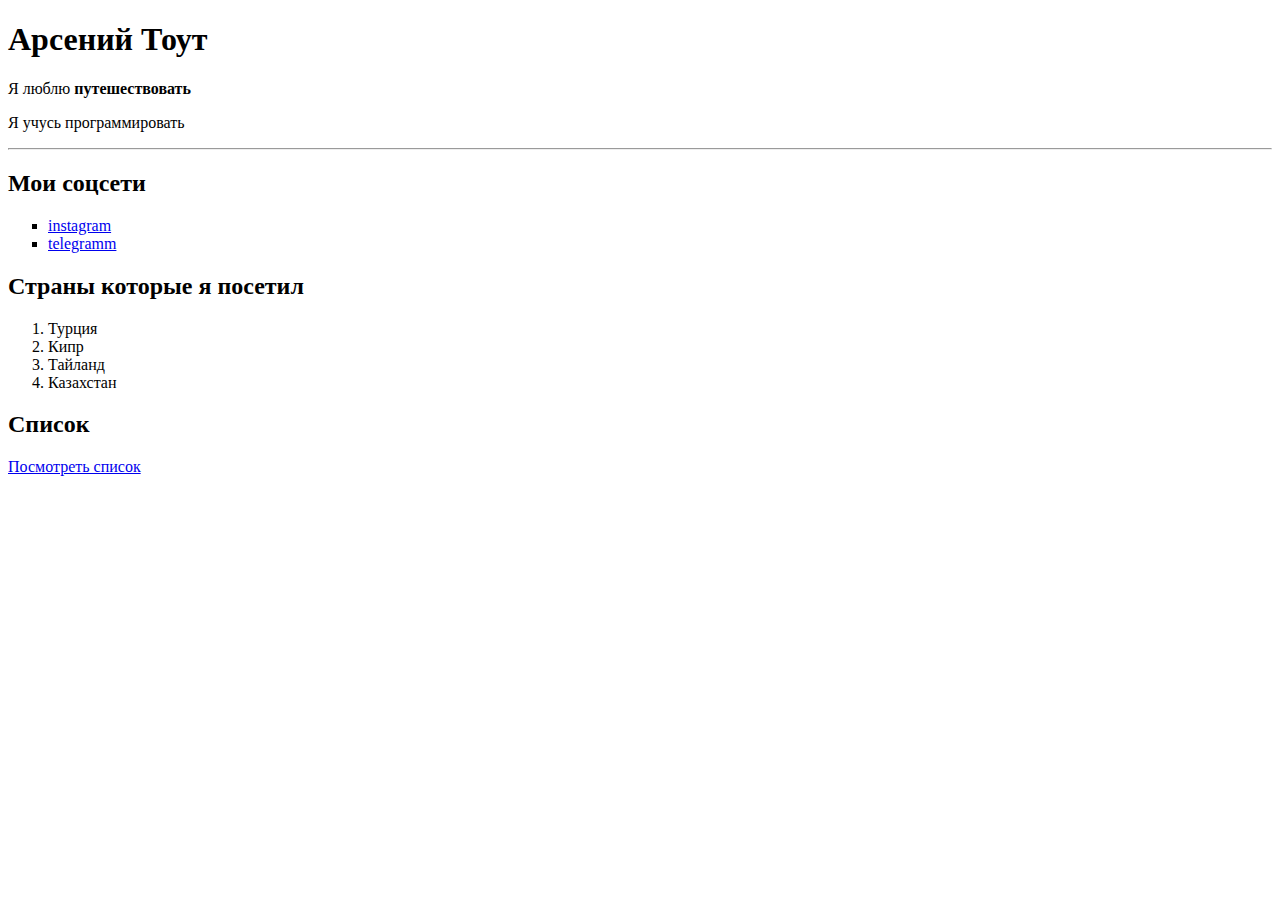
<file: HTML/index.html>
<!DOCTYPE html>
<html>
<head>
  <meta charset="UTF-8">
  <title>Arsene</title>
</head>
<body>
  <h1> Арсений Тоут</h1>
  <p>Я люблю <strong>путешествовать</strong>  </p>
  <p>Я учусь программировать </p>

  <hr>

  <h2>Мои соцсети</h2>
  <ul type="square">
  <li><a href="https://instagram.com/" target="_blank" > instagram </a></li>
  <li><a href="https://telegramm.com/" target="_blank" >telegramm </a></li>
  </ul>

  <h2>Страны которые я посетил</h2>
  <ol>
    <li>Турция</li>
    <li>Кипр</li>
    <li>Тайланд</li>
    <li>Казахстан</li>
  </ol>

  <h2>Список</h2>
    <a href="список.html"> Посмотреть список</a>
  
</body>
</html>
</file>
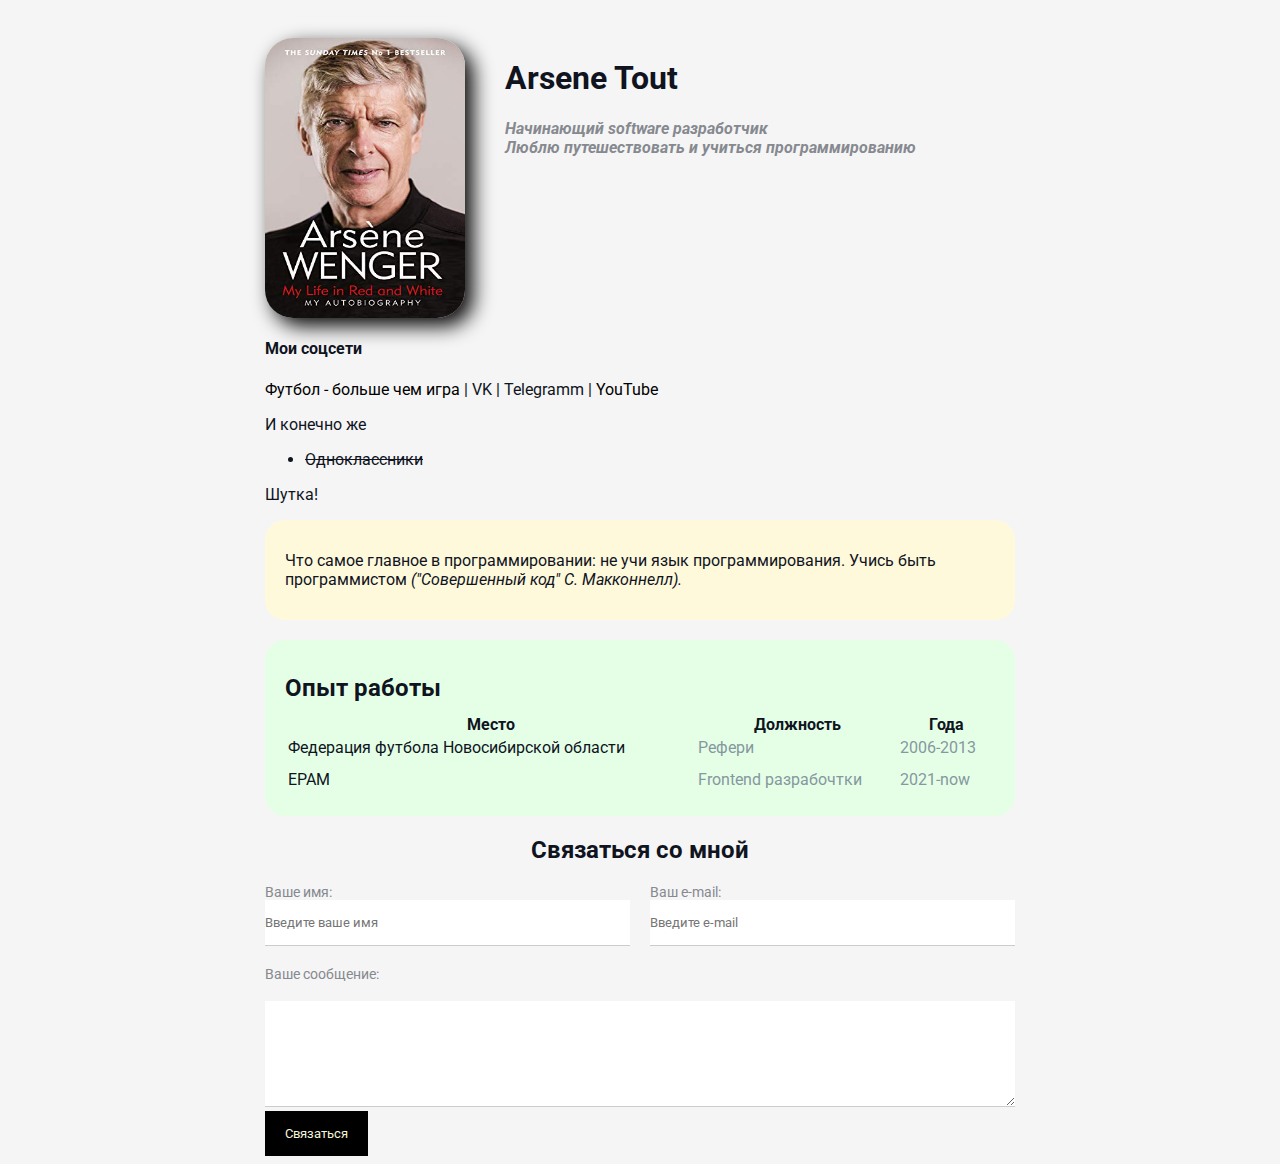
<file: indexnew.html>
<!DOCTYPE html>
<html lang="en">
<head>
  <meta charset="UTF-8">
  <title>HTML5 training</title>
  <link rel="stylesheet" href="styles.css">
</head>
<body>
<div class="container">
<div class="info">
        <img src="ars.jpg" width="200" height="280" alt="Фотка Arsene" class="ava">
        <div class="info-text">
        <h1>Arsene Tout</h1> 
        <p>Начинающий software разработчик </p>
        <p> Люблю путешествовать и учиться программированию </p>
        </div>
</div>
  <h4>Мои соцсети</h4>
    <a href="https://www.instagram.com/433/?hl=ru" target="_blank" title="Instagramm">Футбол - больше чем игра</a> |
    VK |
    Telegramm |
    <a href="https://www.youtube.com/watch?v=M5QY2_8704o" target="_blank"
        title="Музыка для программирования">YouTube</a>

  <p>И конечно же</p>
  <ul>
    <li><del>Одноклассники</del></li>
  </ul>
  <p>Шутка!</p>

  <div class="card bg-yellow">
  <p> Что самое главное в программировании: не учи язык программирования. Учись быть программистом <em>("Совершенный код" С. Макконнелл).</em></p>
  </div>



  <div class="card bg-green">
  <h2>Опыт работы</h2>
  <table class="table">
  <tr>
      <th>Место</th>
      <th>Должность</th>
      <th>Года</th>
  </tr>
    <tr>
      <td>Федерация футбола Новосибирской области</td>
      <td>Рефери</td>
      <td>2006-2013</td>
    </tr>
    <tr>
      <td>EPAM</td>
      <td>Frontend разрабочтки</td>
      <td>2021-now</td>
    </tr>
  </table>
  </div>

<div class="contact">
<h2>Связаться со мной</h2>
 <form action="/">
   <div class="row">
   <div class="form-group">
   <label for="name">Ваше имя:</label>
   <input type="text" id="name"
   placeholder="Введите ваше имя">
  </div>

  <div class="form-group">
      <label for="email">Ваш e-mail:</label>
      <input type="email" id="email" 
      placeholder="Введите e-mail">
      </div>
</div>
    <div class="form-group">
    <label for="text">Ваше сообщение:</label>
    <br>
    <textarea name="text" id="text" cols="15" rows="5"></textarea>
    </div>

    <input class="btn" type="Submit" value="Связаться">

      <!-- <div class="box-model">
  <div></div>
  <div></div>
  <div></div>
  <div></div>

      </div>
  
<div class="margin-bottom: 500px">
</div> -->

 </form>
</div>
<div class="postion">
  <div class="box">
  </div>
</div>
</div>
</body>
</html>
</file>
<file: styles.css>
@import url('https://fonts.googleapis.com/css2?family=Roboto:wght@400;500;700&display=swap');

/* *{
  padding: 0;
  margin: 0;
} */

body {
  background-color: whitesmoke;
  color: #0f141e;

  font-size: 16px;
  font-weight: normal;
  font-family: 'Roboto', sans-serif;

  /* font-family: Cambria, Cochin, Georgia, Times, 'Times New Roman', serif; */

}
 a{
   color: black;
   text-decoration: none;
 }

 a:hover{
   text-decoration: underline;
 }

 a:active{
   color: blue ;
 }

 a:visited{
   color: burlywood;
 }


.ava {
width: 200px;
border-radius: 28px;
box-shadow: 8px 8px 20px rgb(8, 6, 6);
}

.info{
  margin-bottom: 20px;
  display: flex;
}

@media (max-width: 700px) {
  .info{
    text-align: center;
    display: block;
  }
}

.info-text{
  margin-left: 40px;
}

.info-text h4{
  margin-bottom: 10px;
}

.info p {
color: #86898f;
margin: 0;
font-style: italic;
font-weight: bold;
text-decoration: none;
/* text-transform: lowercase; */
/* letter-spacing: 5px; */
/* word-spacing: 42px; */
}

.container{
  padding-top: 30px;
  max-width: 750px;
  margin: auto;

}

/* .social {
  background: green;
  /* padding: 15px; */
  /* padding: 15px 40px; */
  /* padding: 15px 20px 25px 30px;
  padding-top: 15px;
  padding-left: 30px;
  padding-bottom: 25px;
  padding-right: 20px;
  margin: 20px;

  border: 5px solid #3a3131;
  border-bottom-style: dotted ;
  border-top-width: 15px ;
  border-right-color: blue; */
/* } */ 

/* .box-model div{
  float: left;
  background: black;
  height: 200;
  width: 25px ;
  border: 4px solid red;
  box-sizing: border-box;

} */

.bg-yellow{
background: #fff9dc;
}
.bg-green{
background: #e5ffe7;
}
.bg-red{
background: #ffe5e5;
}

.card{
  padding: 15px 20px;
  margin-bottom: 20px;
  border-radius: 20px;

}
.card h2{
  margin-bottom: 10px;
}

.table {
  width: 100%;

}


.table td{
padding-bottom: 10px;
}

.table td:nth-child(2),
.table td:nth-child(3) {
  color: #86989f;

}

/* .table tr:nth-child(even) {
  background: red
} */

.contact h2{
  text-align: center;

}

.form-group label {
  display: block;
  font-size: 14px;
  color: #86898f;
  
}

.form-group input ,
.form-group textarea { 
width: 100%;
box-sizing: border-box;
border: none;
border-bottom: 1px solid #ccc;
color: rgb(10, 1, 1);
padding: 15px 0px;
outline: none;
font-family: inherit;
}

.row{
  display: flex;
  margin-bottom: 20px;
}

.row > .form-group {
  width: 50%;
  margin-right: 20px;
}
.row > .form-group:last-child {
  margin-right: 0;
}

.btn{
  color: beige;
  padding: 15px 20px;
  background: black;
  border: none;
  font-family: inherit;
  cursor: pointer;
}

.btn:hover {
opacity: 0.9;
} 

/* .postion{
  border: 4px solid black;
  margin-top: 40px;
  padding: 20px;
  height: 300px;
}
.box{
  position: fixed;
  top: 0px;
  left: 0px;
  /* top: 150px;
  left: 0px;
  bottom: 150px; */
  /* width: 100px;
  height: 50px;
  background: lightblue; */
/* } */
</file>
